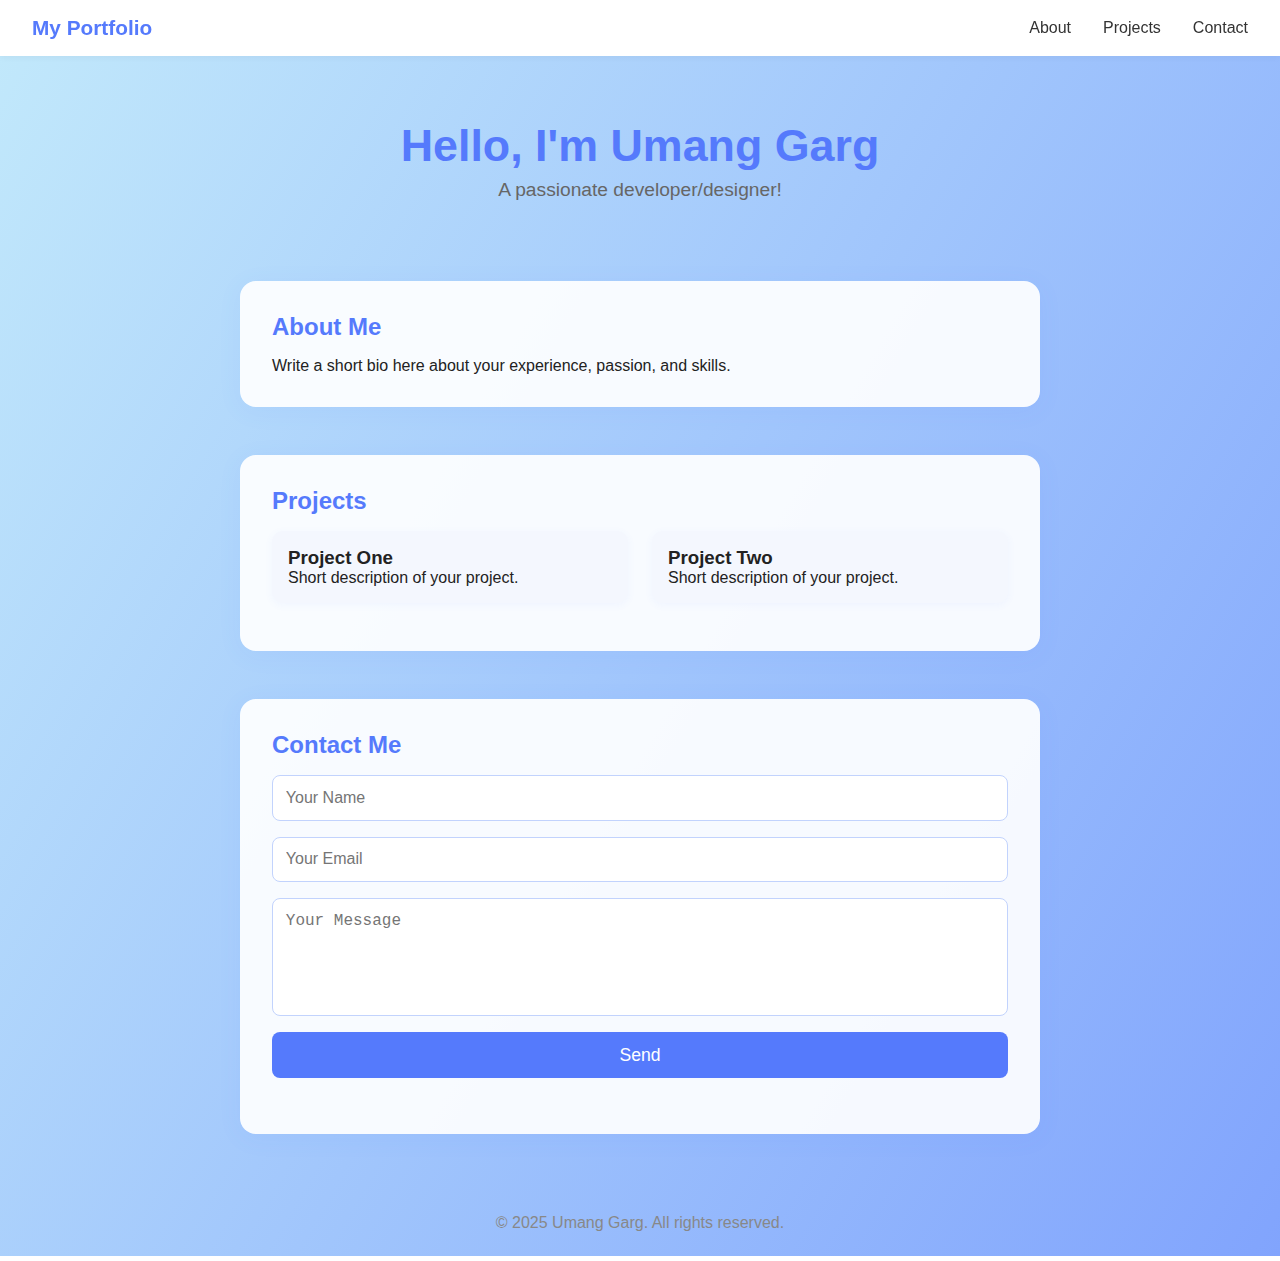
<file: index.html>
<!DOCTYPE html>
<html lang="en">
<head>
    <meta charset="UTF-8">
    <meta name="viewport" content="width=device-width, initial-scale=1.0">
    <title>Portfolio</title>
    <link rel="stylesheet" href="style.css">
</head>
<body>
    <nav>
        <div class="logo">My Portfolio</div>
        <ul>
            <li><a href="#about">About</a></li>
            <li><a href="#projects">Projects</a></li>
            <li><a href="#contact">Contact</a></li>
        </ul>
    </nav>
    <header>
        <h1>Hello, I'm Umang Garg </h1>
        <p class="subtitle">A passionate developer/designer!</p>
    </header>
    <section id="about">
        <h2>About Me</h2>
        <p>
            Write a short bio here about your experience, passion, and skills.
        </p>
    </section>
    <section id="projects">
        <h2>Projects</h2>
        <div class="project-list">
            <div class="project-card">
                <h3>Project One</h3>
                <p>Short description of your project.</p>
            </div>
            <div class="project-card">
                <h3>Project Two</h3>
                <p>Short description of your project.</p>
            </div>
            <!-- Add more projects as needed -->
        </div>
    </section>
    <section id="contact">
        <h2>Contact Me</h2>
        <form id="contactForm">
            <input type="text" name="name" placeholder="Your Name" required>
            <input type="email" name="email" placeholder="Your Email" required>
            <textarea name="message" rows="5" placeholder="Your Message" required></textarea>
            <button type="submit">Send</button>
            <p id="formStatus"></p>
        </form>
    </section>
    <footer>
        &copy; 2025 Umang Garg. All rights reserved.
    </footer>
    <script src="script.js"></script>
</body>
</html>
</file>
<file: style.css>
/* Reset and base styles */
* {
    margin: 0;
    padding: 0;
    box-sizing: border-box;
}

body {
    font-family: 'Segoe UI', Arial, sans-serif;
    background: linear-gradient(120deg, #c2e9fb 0%, #81a4fd 100%);
    color: #222;
}

nav {
    display: flex;
    justify-content: space-between;
    align-items: center;
    background: #fff;
    box-shadow: 0 2px 6px rgba(0,0,0,0.04);
    padding: 1rem 2rem;
    position: sticky;
    top: 0;
    z-index: 100;
}

nav .logo {
    font-weight: bold;
    font-size: 1.3rem;
    color: #557afc;
}

nav ul {
    list-style: none;
    display: flex;
    gap: 2rem;
}

nav a {
    text-decoration: none;
    color: #333;
    font-weight: 500;
    transition: color 0.2s;
}

nav a:hover {
    color: #557afc;
}

header {
    text-align: center;
    padding: 4rem 1rem 2rem 1rem;
    background: none;
}

header h1 {
    font-size: 2.8rem;
    margin-bottom: 0.5rem;
    color: #557afc;
}

.subtitle {
    font-size: 1.2rem;
    color: #666;
}

section {
    max-width: 800px;
    margin: 3rem auto;
    padding: 2rem;
    background: rgba(255,255,255,0.92);
    border-radius: 1rem;
    box-shadow: 0 4px 24px rgba(85,122,252,0.07);
}

h2 {
    color: #557afc;
    margin-bottom: 1rem;
}

.project-list {
    display: flex;
    flex-wrap: wrap;
    gap: 1.5rem;
}

.project-card {
    flex: 1 1 230px;
    background: #f4f7fe;
    border-radius: 0.7rem;
    padding: 1rem;
    box-shadow: 0 2px 8px rgba(85,122,252,0.05);
    margin-bottom: 1rem;
}

#contactForm {
    display: flex;
    flex-direction: column;
    gap: 1rem;
    margin-top: 1rem;
}

#contactForm input, #contactForm textarea {
    padding: 0.8rem;
    border: 1px solid #c2d3fd;
    border-radius: 0.5rem;
    font-size: 1rem;
    resize: none;
}

#contactForm button {
    background: #557afc;
    color: #fff;
    padding: 0.8rem;
    font-size: 1.1rem;
    border: none;
    border-radius: 0.5rem;
    cursor: pointer;
    transition: background 0.2s;
}

#contactForm button:hover {
    background: #3957d6;
}

#formStatus {
    font-size: 1rem;
    color: #2e7d32;
    margin-top: 0.5rem;
}

footer {
    text-align: center;
    padding: 2rem 1rem 1.5rem 1rem;
    color: #888;
    background: none;
    font-size: 1rem;
}
</file>
